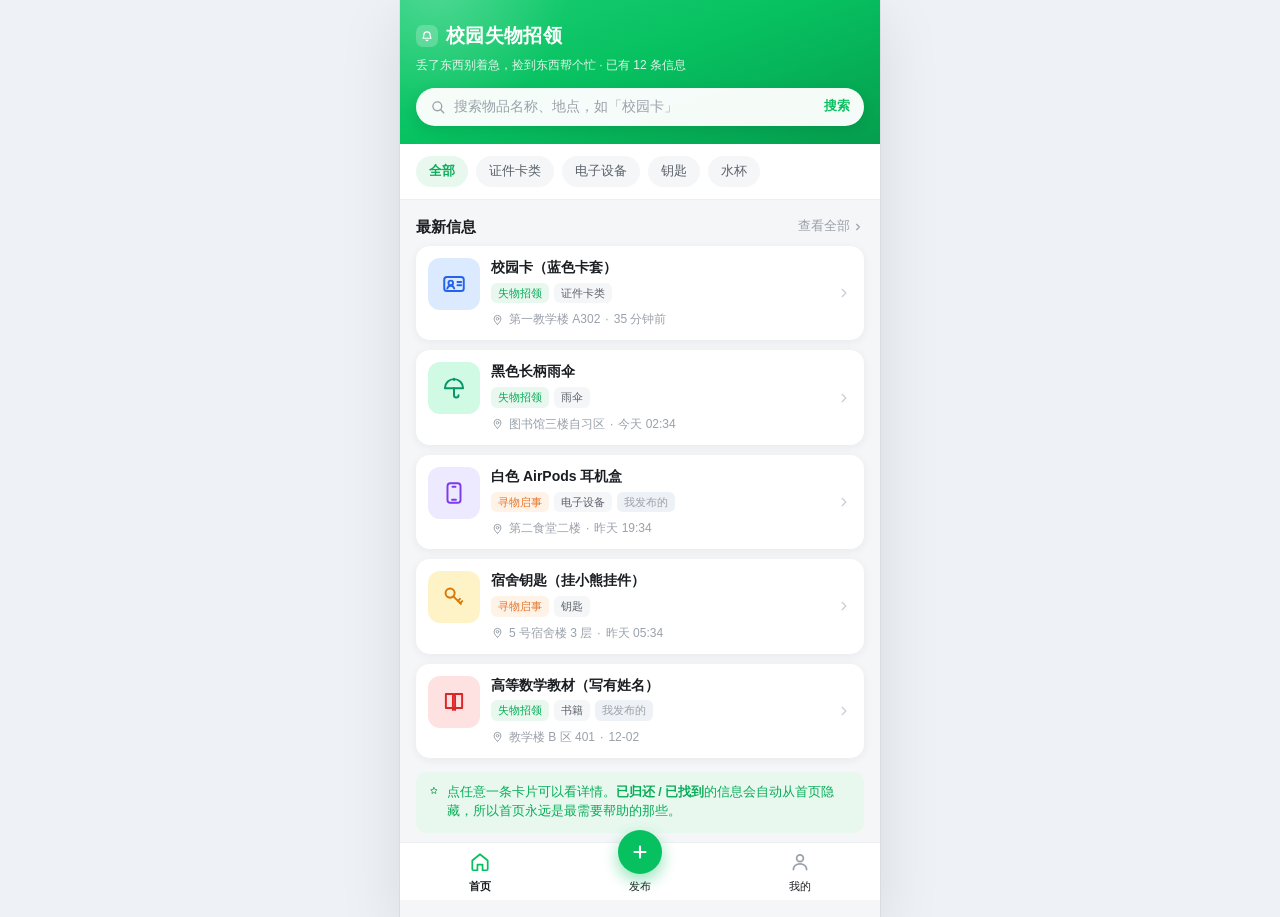
<file: index.html>
<!DOCTYPE html>
<html lang="zh-CN">
<head>
<meta charset="UTF-8">
<meta name="viewport" content="width=device-width, initial-scale=1, viewport-fit=cover">
<meta name="description" content="校园失物招领 —— 发布寻物与招领信息、按关键词与分类检索、查看详情并一键复制联系方式、找回后更新状态。">
<meta name="theme-color" content="#07C160">
<title>校园失物招领 · 失物招领与寻物信息平台</title>
<link rel="stylesheet" href="css/style.css">
</head>
<body>

<!-- 上部滚动区 + 固定底部导航。滚动只发生在 #view 里，底部导航因此永远贴在屏幕底部 -->
<div class="shell">
  <main id="view" aria-live="polite">
    <div class="view">
      <div class="empty">
        <h4>正在加载…</h4>
        <p>如果一直停在这里，请确认 <code>js/</code> 下的脚本文件是否完整。</p>
      </div>
    </div>
  </main>
  <div id="tabbar"></div>
</div>

<div id="toast" class="toast" role="status" aria-live="polite"></div>

<noscript>
  <div style="max-width:480px;margin:24px auto;padding:20px;background:#fff;border-radius:14px;
              font-family:sans-serif;line-height:1.7">
    <b>需要开启 JavaScript</b><br>
    本站是纯前端应用，所有逻辑都由 JavaScript 完成。请在浏览器设置里允许本站运行 JavaScript 后刷新页面。
  </div>
</noscript>

<!-- 依赖顺序：数据 → 纯函数 → 仓库 → 视图 → 路由。全部是普通脚本，用 file:// 双击打开也能跑 -->
<script src="js/data.js"></script>
<script src="js/utils.js"></script>
<script src="js/store.js"></script>
<script src="js/ui.js"></script>
<script src="js/app.js"></script>
</body>
</html>
</file>
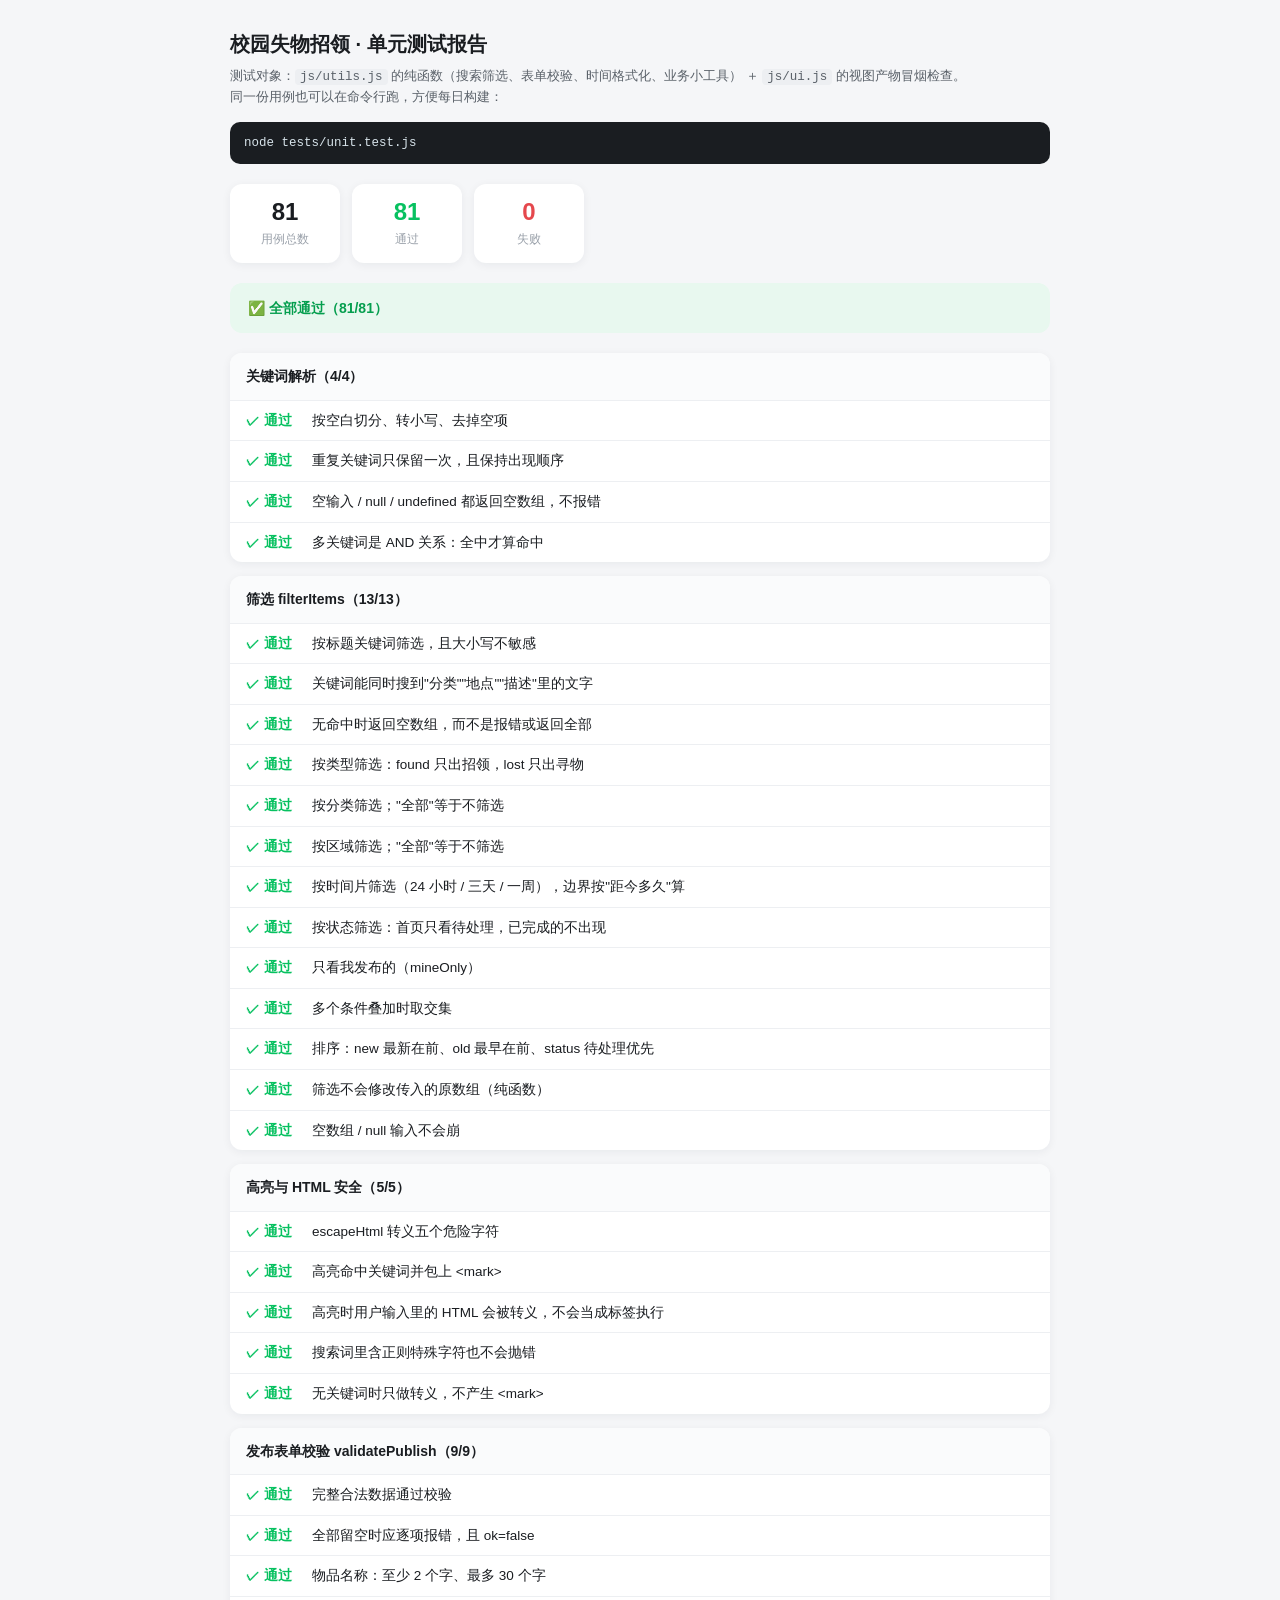
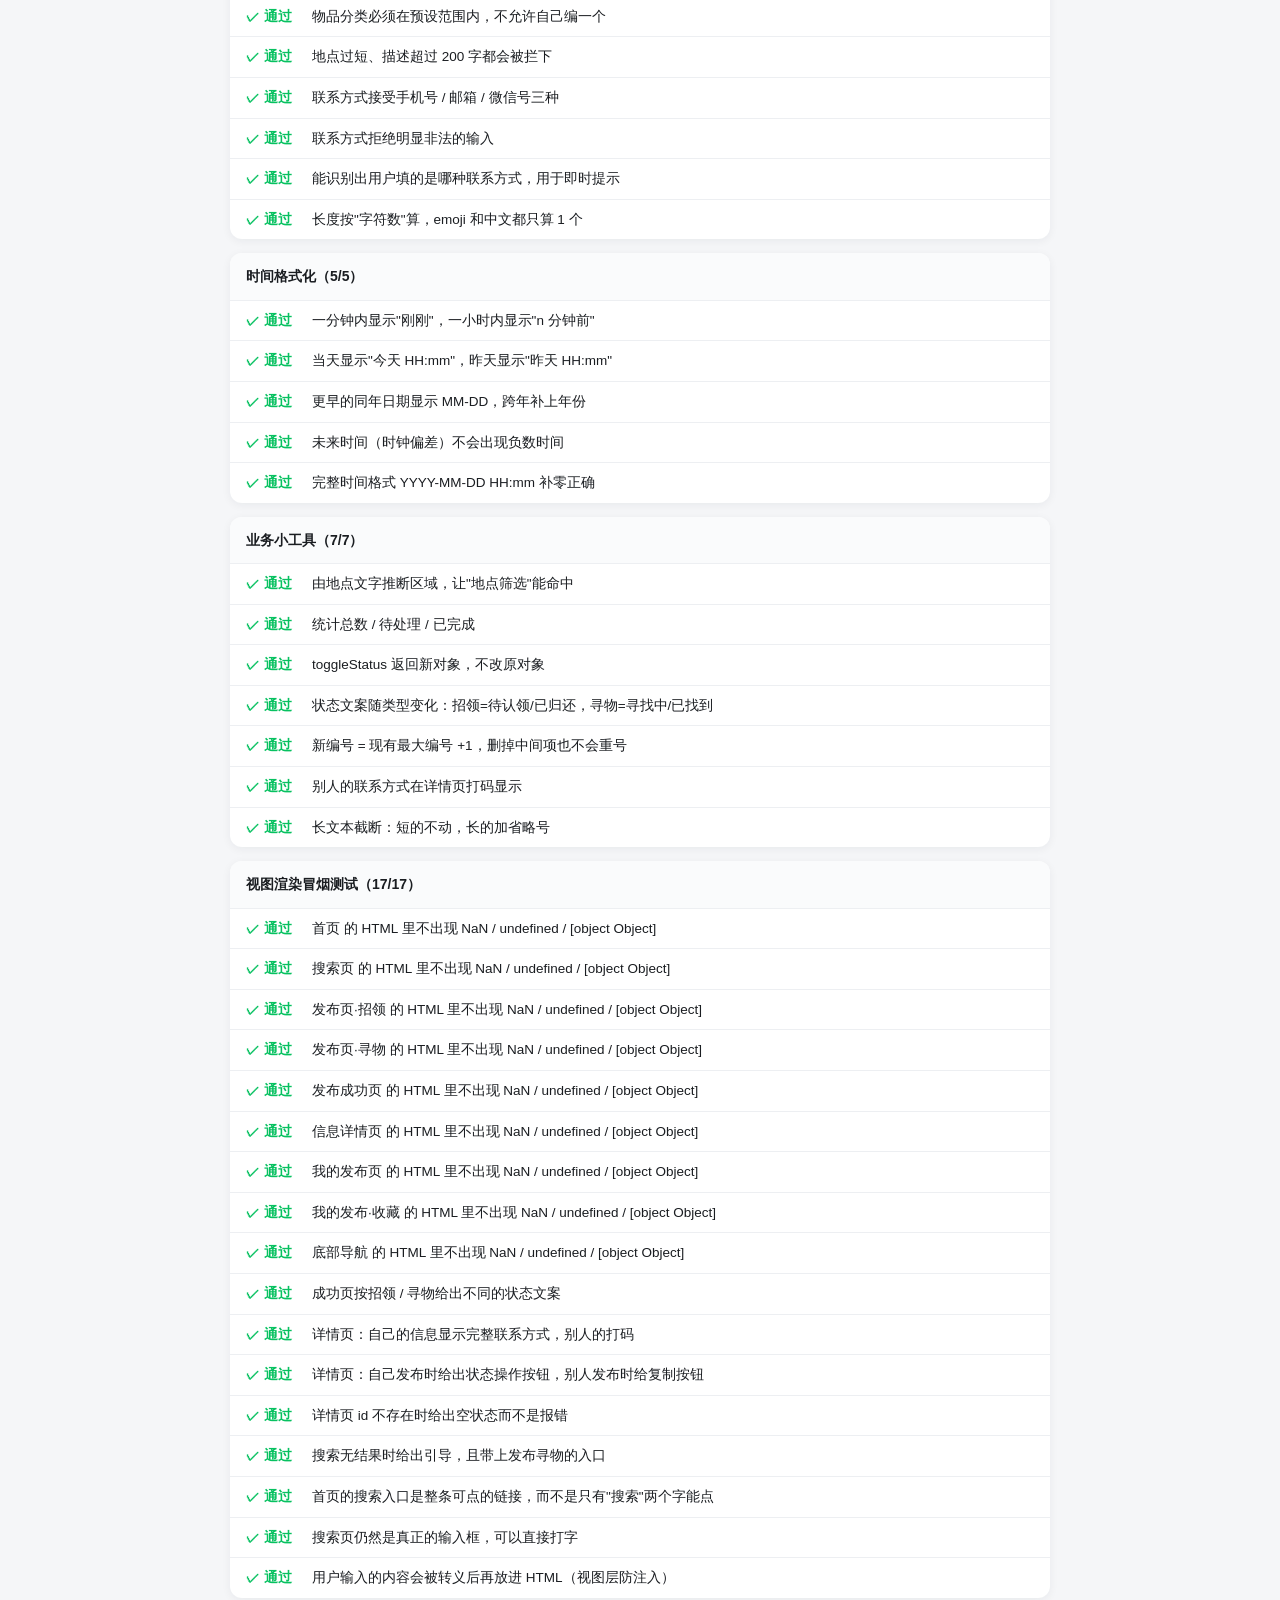
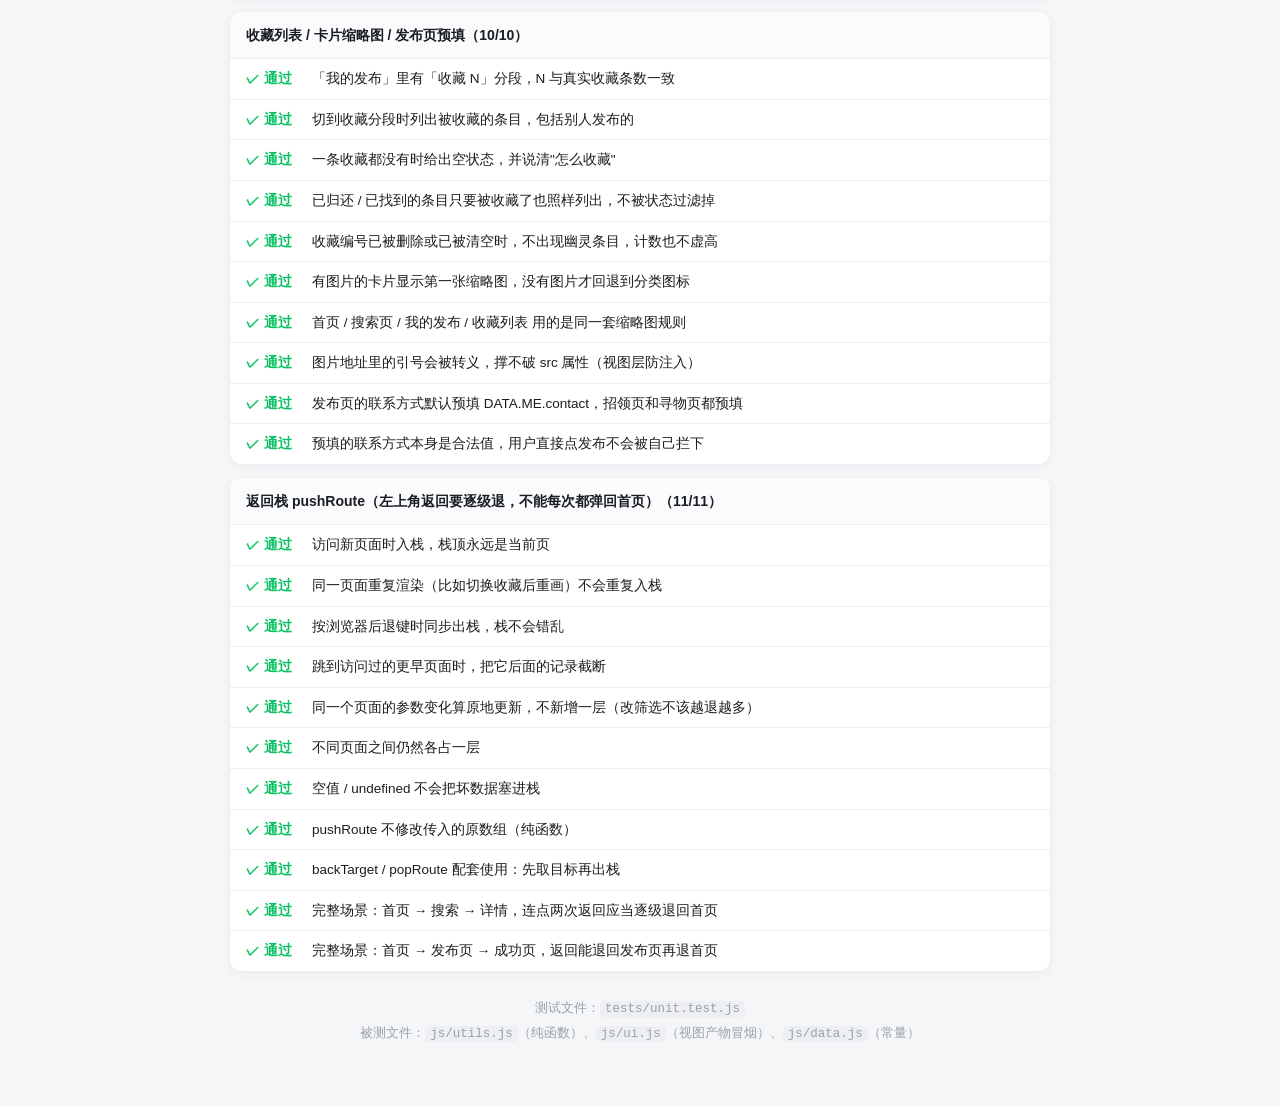
<file: tests/tests.html>
<!DOCTYPE html>
<html lang="zh-CN">
<head>
<meta charset="UTF-8">
<meta name="viewport" content="width=device-width, initial-scale=1">
<title>单元测试报告 · 校园失物招领</title>
<style>
  :root{--green:#07C160;--red:#E5484D;--ink:#1A1D21;--ink2:#5A6169;--ink3:#9AA1AA;--line:#EDEFF2}
  *{box-sizing:border-box}
  body{
    margin:0;padding:28px 16px 60px;
    font-family:-apple-system,BlinkMacSystemFont,"PingFang SC","Microsoft YaHei",sans-serif;
    background:#F5F6F8;color:var(--ink);font-size:14px;line-height:1.6;
  }
  .wrap{max-width:820px;margin:0 auto}
  h1{font-size:20px;margin:0 0 6px}
  .sub{color:var(--ink2);font-size:13px;margin:0 0 6px}
  .cmd{
    background:#1A1D21;color:#D7E3EA;border-radius:10px;
    padding:11px 14px;font-family:ui-monospace,Consolas,monospace;font-size:12.5px;
    margin:14px 0 20px;overflow-x:auto;
  }
  .stat{display:flex;gap:12px;margin-bottom:20px;flex-wrap:wrap}
  .stat div{
    background:#fff;border-radius:12px;padding:14px 22px;box-shadow:0 2px 10px rgba(20,30,50,.06);
    text-align:center;min-width:110px;
  }
  .stat b{display:block;font-size:24px;line-height:1.2}
  .stat span{font-size:12px;color:var(--ink3)}
  .pass b{color:var(--green)} .fail b{color:var(--red)}
  .banner{border-radius:12px;padding:14px 18px;font-weight:600;margin-bottom:20px}
  .banner.ok{background:#E8F8EF;color:#059E4E}
  .banner.bad{background:#FEECEC;color:#C0353A}
  .group{background:#fff;border-radius:12px;box-shadow:0 2px 10px rgba(20,30,50,.06);
         margin-bottom:14px;overflow:hidden}
  .group h2{
    margin:0;font-size:14px;padding:12px 16px;background:#FAFBFC;
    border-bottom:1px solid var(--line);font-weight:600;
  }
  .case{display:flex;gap:20px;padding:9px 16px;border-bottom:1px solid var(--line);font-size:13.5px}
  .case:last-child{border-bottom:0}
  .case .mark{flex:none;width:46px;font-weight:700}
  .case.pass .mark{color:var(--green)}
  .case.fail .mark{color:var(--red)}
  .case .msg{color:var(--red);font-size:12.5px;margin-top:3px;font-family:ui-monospace,Consolas,monospace;
             word-break:break-all}
  footer{margin-top:26px;color:var(--ink3);font-size:12.5px;text-align:center;line-height:1.9}
  code{background:#EDEFF2;padding:1px 5px;border-radius:4px;font-size:12.5px}
</style>
</head>
<body>
<div class="wrap">
  <h1>校园失物招领 · 单元测试报告</h1>
  <p class="sub">测试对象：<code>js/utils.js</code> 的纯函数（搜索筛选、表单校验、时间格式化、业务小工具）
     ＋ <code>js/ui.js</code> 的视图产物冒烟检查。
     <br>同一份用例也可以在命令行跑，方便每日构建：</p>
  <div class="cmd">node tests/unit.test.js</div>

  <div class="stat">
    <div><b id="s-total">–</b><span>用例总数</span></div>
    <div class="pass"><b id="s-pass">–</b><span>通过</span></div>
    <div class="fail"><b id="s-fail">–</b><span>失败</span></div>
  </div>

  <div id="banner" class="banner ok">正在运行…</div>
  <div id="groups"></div>

  <footer>
    测试文件：<code>tests/unit.test.js</code><br>
    被测文件：<code>js/utils.js</code>（纯函数）、<code>js/ui.js</code>（视图产物冒烟）、<code>js/data.js</code>（常量）
  </footer>
</div>

<script src="../js/data.js"></script>
<script src="../js/utils.js"></script>
<script src="../js/ui.js"></script>
<script src="unit.test.js"></script>
<script>
(function () {
  var T = window.LFTests;
  var s = T.summary();

  document.getElementById('s-total').textContent = s.total;
  document.getElementById('s-pass').textContent  = s.pass;
  document.getElementById('s-fail').textContent  = s.fail;

  var banner = document.getElementById('banner');
  banner.className = 'banner ' + (s.fail === 0 ? 'ok' : 'bad');
  banner.textContent = s.fail === 0
    ? '✅ 全部通过（' + s.total + '/' + s.total + '）'
    : '❌ 有 ' + s.fail + ' 个用例失败，请查看下面的红色条目';

  /* 按 [分组名] 归类展示 */
  var buckets = {}, order = [];
  s.results.forEach(function (r) {
    var m = /^\[(.+?)\]\s*(.*)$/.exec(r.name);
    var g = m ? m[1] : '其他';
    var n = m ? m[2] : r.name;
    if (!buckets[g]) { buckets[g] = []; order.push(g); }
    buckets[g].push({ name: n, ok: r.ok, msg: r.msg });
  });

  var host = document.getElementById('groups');
  var html = '';
  order.forEach(function (g) {
    html += '<div class="group"><h2>' + g + '（' +
      buckets[g].filter(function (x) { return x.ok; }).length + '/' + buckets[g].length +
      '）</h2>';
    buckets[g].forEach(function (c) {
      html += '<div class="case ' + (c.ok ? 'pass' : 'fail') + '">'
        + '<span class="mark">' + (c.ok ? '✓ 通过' : '✗ 失败') + '</span>'
        + '<span>' + escapeHtml(c.name)
        + (c.ok ? '' : '<div class="msg">' + escapeHtml(c.msg || '') + '</div>')
        + '</span></div>';
    });
    html += '</div>';
  });
  host.innerHTML = html;

  function escapeHtml(x) {
    return String(x == null ? '' : x)
      .replace(/&/g, '&amp;').replace(/</g, '&lt;')
      .replace(/>/g, '&gt;').replace(/"/g, '&quot;');
  }
})();
</script>
</body>
</html>
</file>
<file: css/style.css>
/* ==========================================================================
   校园失物招领 · 样式表
   设计规范沿用第一次结对作业（Figma 原型）：
     主色 #07C160 = 失物招领    辅助色 #FF8A3D = 寻物启事
     8pt 栅格 · 圆角 14 / 胶囊 999 · 移动优先
   ========================================================================== */

:root{
  /* —— 设计变量：颜色 —— */
  --green:#07C160;
  --green-dark:#06AD56;
  --green-soft:#E8F8EF;
  --green-hi:#1BCE74;
  --green-lo:#059E4E;
  --orange:#FF8A3D;
  --orange-dark:#E5762C;
  --orange-soft:#FFF2E7;
  --ink:#1A1D21;
  --ink-2:#5A6169;
  --ink-3:#9AA1AA;
  --line:#EDEFF2;
  --bg:#F5F6F8;
  --white:#fff;
  --danger:#E5484D;
  --danger-soft:#FEECEC;

  /* —— 设计变量：尺寸 —— */
  --radius:14px;
  --radius-sm:10px;
  --gap:12px;
  --page-pad:16px;
  --tabbar-h:58px;

  /* —— 设计变量：阴影 —— */
  --shadow:0 2px 10px rgba(20,30,50,.06);
  --shadow-lg:0 10px 30px rgba(20,30,50,.10);
  --shadow-green:0 6px 16px rgba(7,193,96,.32);

  /* —— 分类色板（与原型 ICONS 一一对应）—— */
  --c-id-bg:#DBEAFE;      --c-id-fg:#2563EB;
  --c-dev-bg:#EDE9FE;     --c-dev-fg:#7C3AED;
  --c-key-bg:#FEF3C7;     --c-key-fg:#D97706;
  --c-umb-bg:#D1FAE5;     --c-umb-fg:#059669;
  --c-book-bg:#FEE2E2;    --c-book-fg:#DC2626;
  --c-cup-bg:#CFFAFE;     --c-cup-fg:#0891B2;
  --c-other-bg:#E9EDF2;   --c-other-fg:#5A6169;
}

*{box-sizing:border-box;-webkit-tap-highlight-color:transparent}
html,body{margin:0;padding:0}
body{
  font-family:-apple-system,BlinkMacSystemFont,"PingFang SC","Hiragino Sans GB","Microsoft YaHei",sans-serif;
  background:#EEF1F5;
  color:var(--ink);
  font-size:14px;
  line-height:1.5;
  -webkit-font-smoothing:antialiased;
  /* 滚动交给文档本身：桌面端滚动条在窗口最右侧，不会插在内容区里挤窄布局 */
}
button{font-family:inherit;font-size:inherit;cursor:pointer;border:0;background:none;color:inherit}
input,select,textarea{font-family:inherit;font-size:inherit;color:inherit}
a{color:var(--green);text-decoration:none}
svg{display:block}
mark{background:#FFF0A8;color:inherit;border-radius:3px;padding:0 1px}

/* ==========================================================================
   外壳：桌面居中成一列，窄屏铺满
   ========================================================================== */
.shell{
  max-width:480px;
  margin:0 auto;
  min-height:100vh;
  background:var(--bg);
  position:relative;
  box-shadow:0 0 0 1px rgba(20,30,50,.05), 0 18px 60px rgba(20,30,50,.10);
  display:flex;
  flex-direction:column;
}
#view{flex:1;display:flex;flex-direction:column;min-width:0}

/* 底部导航：固定贴屏幕底。外壳撑满宽度，内层限宽 480 与 .shell 对齐 */
#tabbar{
  position:fixed;left:0;right:0;bottom:0;z-index:30;
}
#tabbar:empty{display:none}
/* 有底部导航的页面，内容要给它让出高度，否则最后一条会被挡住 */
body.has-tabbar .view{padding-bottom:calc(var(--tabbar-h) + 26px)}
@media (max-width:520px){
  .shell{max-width:none;box-shadow:none}
}
.view{flex:1;padding-bottom:22px}
.view.no-tabbar{padding-bottom:24px}

/* ==========================================================================
   头部（品牌渐变 · 铺满顶端）
   ========================================================================== */
.hero{
  background:linear-gradient(160deg,var(--green-hi) 0%,var(--green) 46%,var(--green-lo) 100%);
  color:#fff;
  padding:22px var(--page-pad) 18px;
  position:relative;
  overflow:hidden;
}
.hero::before{               /* 左上柔光 */
  content:"";
  position:absolute;
  width:260px;height:260px;
  left:-90px;top:-140px;
  background:radial-gradient(circle,rgba(255,255,255,.22),rgba(255,255,255,0) 70%);
}
.hero > *{position:relative}
.hero--plain{padding-top:18px}

.brand{display:flex;align-items:center;gap:8px}
.brand-dot{
  width:22px;height:22px;border-radius:7px;
  background:rgba(255,255,255,.22);
  display:flex;align-items:center;justify-content:center;
}
.hero h1{margin:0;font-size:19px;font-weight:700;letter-spacing:.3px}
.hero .sub{margin:5px 0 0;font-size:12px;opacity:.86}

/* 头部上的搜索入口。整条都是可点区域（原型里它是占位文字，不是输入框）。
   光标按"框内像输入框、按钮上像按钮"来给：
     · 整条框内 → text（竖线 I 形光标，和真输入框一致）
     · 「搜索」两字 → default（普通箭头）
   注意是**光标形状**如此，点击行为仍是一整条都进搜索页。 */
.searchbox{
  margin-top:14px;
  display:flex;align-items:center;gap:8px;
  background:rgba(255,255,255,.96);
  border-radius:999px;
  padding:9px 14px;
  box-shadow:0 4px 14px rgba(0,0,0,.10);
  color:var(--ink-3);
  text-decoration:none;
  cursor:text;
  transition:.15s;
  -webkit-user-select:none;user-select:none;
}
.searchbox:hover{background:#fff;box-shadow:0 6px 18px rgba(0,0,0,.14)}
.searchbox:active{transform:scale(.985)}
.searchbox:focus-visible{outline:2px solid rgba(255,255,255,.85);outline-offset:2px}
.searchbox .ph{
  flex:1;min-width:0;font-size:13.5px;
  overflow:hidden;text-overflow:ellipsis;white-space:nowrap;
  cursor:text;
}
.searchbox .go-search{
  font-size:12.5px;color:var(--green);font-weight:600;white-space:nowrap;
  cursor:default;
}

/* 头部条目（子页） */
.navbar{
  display:flex;align-items:center;gap:10px;
  padding:14px var(--page-pad);
  background:#fff;
  border-bottom:1px solid var(--line);
  position:sticky;top:0;z-index:20;
}
.navbar .back{
  width:30px;height:30px;border-radius:50%;
  display:flex;align-items:center;justify-content:center;
  background:var(--bg);
}
.navbar h2{margin:0;font-size:16px;font-weight:600;flex:1}
.navbar .act{font-size:12.5px;color:var(--ink-2)}

/* ==========================================================================
   筛选胶囊
   ========================================================================== */
.chips{
  display:flex;gap:8px;overflow-x:auto;
  padding:12px var(--page-pad);
  background:#fff;
  border-bottom:1px solid var(--line);
  scrollbar-width:none;
}
.chips::-webkit-scrollbar{display:none}
.chip{
  flex:none;
  padding:6px 13px;
  border-radius:999px;
  background:var(--bg);
  color:var(--ink-2);
  font-size:12.5px;
  white-space:nowrap;
  transition:.16s;
}
.chip.on{background:var(--green-soft);color:var(--green-dark);font-weight:600}
.chip.on.is-lost{background:var(--orange-soft);color:var(--orange-dark)}

/* 分段选择（类型 / 排序） */
.segment{display:flex;gap:6px;background:var(--bg);border-radius:10px;padding:3px}
.segment a{
  flex:1;padding:6px 0;border-radius:8px;font-size:12.5px;color:var(--ink-2);
  text-align:center;             /* flex 子项默认左对齐，必须显式居中 */
  text-decoration:none;
  white-space:nowrap;
  transition:.15s;
}
.segment a:active{opacity:.7}
.segment a.on{background:#fff;color:var(--green-dark);font-weight:600;box-shadow:var(--shadow)}

/* ==========================================================================
   区块标题
   ========================================================================== */
.sec-head{
  display:flex;align-items:center;justify-content:space-between;
  padding:16px var(--page-pad) 8px;
}
.sec-head h3{margin:0;font-size:15px;font-weight:600}
.sec-head .more{font-size:12.5px;color:var(--ink-3);display:flex;align-items:center;gap:2px}

/* ==========================================================================
   信息卡片
   ========================================================================== */
.list{padding:0 var(--page-pad);display:flex;flex-direction:column;gap:10px}
.card{
  background:#fff;
  border-radius:var(--radius);
  padding:12px;
  display:flex;gap:11px;
  box-shadow:var(--shadow);
  transition:.16s;
  text-align:left;width:100%;
  color:var(--ink);              /* 卡片是 <a>，要压掉全局链接色 */
  text-decoration:none;
}
.card:active{transform:scale(.985)}
.card.is-done{opacity:.62}
.thumb{
  width:52px;height:52px;border-radius:12px;flex:none;
  display:flex;align-items:center;justify-content:center;
  font-size:11px;font-weight:600;
  overflow:hidden;               /* 有图片时把图片裁进圆角里 */
  background:var(--bg);          /* 图片还没解码出来时的底色，避免闪一片白 */
}
/* 有图片的卡片：缩略图用第一张图片，铺满整个方块 */
.thumb-img{padding:0}
.thumb-img img{width:100%;height:100%;object-fit:cover;display:block}
.card-main{flex:1;min-width:0}
.card-title{
  font-size:14px;font-weight:600;line-height:1.35;
  overflow:hidden;text-overflow:ellipsis;white-space:nowrap;
}
.card-tags{display:flex;gap:5px;margin-top:6px;flex-wrap:wrap}
.pill{
  font-size:11px;padding:2px 7px;border-radius:6px;
  background:var(--bg);color:var(--ink-2);
}
.pill.found{background:var(--green-soft);color:var(--green-dark)}
.pill.lost{background:var(--orange-soft);color:var(--orange-dark)}
.pill.done{background:#EEF1F5;color:var(--ink-3)}
.card-meta{
  margin-top:7px;font-size:12px;color:var(--ink-3);
  display:flex;align-items:center;gap:5px;
  overflow:hidden;text-overflow:ellipsis;white-space:nowrap;
}

/* ==========================================================================
   空状态 / 提示条
   ========================================================================== */
.empty{
  margin:28px var(--page-pad);
  padding:30px 18px;
  background:#fff;border-radius:var(--radius);
  text-align:center;box-shadow:var(--shadow);
}
.empty h4{margin:12px 0 5px;font-size:14.5px}
.empty p{margin:0;font-size:12.5px;color:var(--ink-3);line-height:1.6}
.hint{
  margin:14px var(--page-pad) 0;
  padding:11px 13px;
  background:var(--green-soft);
  color:var(--green-dark);
  border-radius:var(--radius-sm);
  font-size:12.5px;
  display:flex;gap:8px;align-items:flex-start;line-height:1.55;
}
.hint.warn{background:var(--orange-soft);color:var(--orange-dark)}
.hint b{font-weight:600}

/* ==========================================================================
   表单
   ========================================================================== */
.form{padding:14px var(--page-pad) 0}
.field{margin-bottom:15px}
.field > label{
  display:block;font-size:12.5px;font-weight:600;color:var(--ink-2);
  margin-bottom:7px;
}
.field > label .req{color:var(--danger);margin-left:2px}
.field input[type=text],
.field input[type=tel],
.field input[type=email],
.field select,
.field textarea{
  width:100%;
  padding:11px 13px;
  border:1px solid var(--line);
  border-radius:var(--radius-sm);
  background:#fff;
  outline:none;
  transition:.15s;
  font-size:13.5px;
}
.field textarea{resize:vertical;min-height:82px;line-height:1.6}
.field input:focus,.field select:focus,.field textarea:focus{
  border-color:var(--green);box-shadow:0 0 0 3px rgba(7,193,96,.12);
}
.field.is-bad input,.field.is-bad select,.field.is-bad textarea{
  border-color:var(--danger);background:#FFFBFB;
}
.field .err{
  display:none;
  margin-top:6px;font-size:12px;color:var(--danger);
  align-items:center;gap:5px;
}
.field.is-bad .err{display:flex}
.field .count{margin-top:5px;font-size:11.5px;color:var(--ink-3);text-align:right}

/* 类型选择卡（招领 / 寻物） */
.typepick{display:flex;gap:10px;margin-bottom:16px}
.typepick a{
  flex:1;
  padding:13px 10px;
  border-radius:var(--radius);
  border:1.5px solid var(--line);
  background:#fff;
  font-size:13.5px;font-weight:600;
  color:var(--ink-2);
  transition:.16s;
  text-align:center;
}
.typepick a.on.found{border-color:var(--green);background:var(--green-soft);color:var(--green-dark)}
.typepick a.on.lost{border-color:var(--orange);background:var(--orange-soft);color:var(--orange-dark)}

/* 两种主色下的强调统一由 .theme-lost 覆盖 */
.theme-lost .field input:focus,
.theme-lost .field select:focus,
.theme-lost .field textarea:focus{border-color:var(--orange);box-shadow:0 0 0 3px rgba(255,138,61,.14)}
.theme-lost .btn-main{background:var(--orange);box-shadow:0 6px 16px rgba(255,138,61,.3)}
.theme-lost .btn-main:active{background:var(--orange-dark)}

/* 上传占位 */
.upload{display:flex;gap:9px;margin-bottom:15px}
.upload .slot{
  width:78px;height:78px;border-radius:var(--radius-sm);
  border:1.5px dashed #D5DAE1;
  display:flex;flex-direction:column;
  align-items:center;justify-content:center;gap:3px;
  color:var(--ink-3);font-size:11px;background:#fff;
}
.upload .slot.has{border-style:solid;border-color:var(--green);background:var(--green-soft);color:var(--green-dark)}

/* 按钮 */
.btn-main{
  display:block;width:100%;
  padding:14px;
  border-radius:999px;
  background:var(--green);
  color:#fff;font-size:15px;font-weight:600;
  text-align:center;text-decoration:none;
  box-shadow:var(--shadow-green);
  transition:.16s;
}
.btn-main:active{background:var(--green-dark);transform:scale(.99)}
.btn-ghost{
  display:block;width:100%;
  padding:13px;
  border-radius:999px;
  background:#fff;color:var(--ink-2);
  border:1px solid var(--line);
  font-size:14.5px;text-align:center;text-decoration:none;
}
.btn-ghost:active{background:var(--bg)}
.btn-copy{
  padding:7px 12px;border-radius:999px;
  background:var(--green-soft);color:var(--green-dark);
  font-size:12.5px;font-weight:600;white-space:nowrap;
}
.btn-copy:active{background:#D6F2E4}
.btn-sm{
  padding:7px 12px;border-radius:999px;
  background:var(--bg);color:var(--ink-2);font-size:12.5px;
}
.btn-sm.danger{background:var(--danger-soft);color:#C0353A}

/* ==========================================================================
   成功页
   ========================================================================== */
.done-panel{
  display:flex;flex-direction:column;align-items:center;
  padding:56px var(--page-pad) 24px;text-align:center;
}
.done-icon{
  width:78px;height:78px;border-radius:50%;
  background:var(--green-soft);
  display:flex;align-items:center;justify-content:center;
}
.done-panel h2{margin:20px 0 0;font-size:20px}
.done-panel p{margin:8px 0 0;font-size:12.5px;color:var(--ink-2);line-height:1.7;max-width:290px}
.done-panel .btns{width:100%;margin-top:26px;display:flex;flex-direction:column;gap:12px}

/* ==========================================================================
   详情页
   ========================================================================== */
.detail-hero{
  height:172px;
  display:flex;align-items:center;justify-content:center;
  position:relative;
}
.detail-hero .badge{
  position:absolute;top:14px;right:14px;
  padding:4px 11px;border-radius:999px;
  background:rgba(255,255,255,.94);
  font-size:12px;font-weight:600;
  color:var(--green-dark);
}
.detail-hero .badge.done{color:var(--ink-3)}
.detail-hero .badge.lost{color:var(--orange-dark)}
.detail-body{background:#fff;padding:16px var(--page-pad) 20px;margin-top:-14px;border-radius:16px 16px 0 0;position:relative}
.detail-title{font-size:18px;font-weight:700;line-height:1.4}
.poster{
  display:flex;align-items:center;gap:10px;
  margin-top:14px;padding:11px 12px;
  background:var(--bg);border-radius:var(--radius-sm);
}
.avatar{
  width:38px;height:38px;border-radius:50%;
  background:linear-gradient(150deg,var(--green-hi),var(--green-lo));
  color:#fff;font-size:15px;font-weight:600;
  display:flex;align-items:center;justify-content:center;flex:none;
}
.poster .who{flex:1;min-width:0}
.poster .who b{display:block;font-size:13.5px}
.poster .who span{font-size:11.5px;color:var(--ink-3)}
.attrs{margin-top:16px;border-top:1px solid var(--line)}
.attrs .row{
  display:flex;justify-content:space-between;gap:14px;
  padding:12px 0;border-bottom:1px solid var(--line);font-size:13.5px;
}
.attrs .row .k{color:var(--ink-3);flex:none}
.attrs .row .v{text-align:right;word-break:break-all}
.desc{margin-top:16px}
.desc h4{margin:0 0 7px;font-size:13.5px}
.desc p{margin:0;font-size:13.5px;color:var(--ink-2);line-height:1.75;white-space:pre-wrap}
.detail-actions{
  position:sticky;bottom:0;
  display:flex;gap:10px;align-items:center;
  padding:12px var(--page-pad);
  background:rgba(255,255,255,.94);
  backdrop-filter:blur(8px);
  border-top:1px solid var(--line);
}
.detail-actions .fav{
  width:46px;height:46px;border-radius:var(--radius-sm);
  background:var(--bg);display:flex;align-items:center;justify-content:center;flex:none;
}
.detail-actions .fav.on{background:#FFF3F3}
.detail-actions .btn-main{flex:1;padding:13px}

/* ==========================================================================
   我的发布
   ========================================================================== */
.me-head{
  background:linear-gradient(160deg,var(--green-hi),var(--green) 46%,var(--green-lo));
  color:#fff;padding:20px var(--page-pad) 18px;position:relative;overflow:hidden;
}
.me-head::before{
  content:"";position:absolute;width:260px;height:260px;left:-90px;top:-150px;
  background:radial-gradient(circle,rgba(255,255,255,.2),rgba(255,255,255,0) 70%);
}
.me-head > *{position:relative}
.me-id{display:flex;align-items:center;gap:12px}
.me-id .avatar{width:46px;height:46px;font-size:17px;background:rgba(255,255,255,.24)}
.me-id .who b{display:block;font-size:16px}
.me-id .who span{font-size:11.5px;opacity:.85}
.me-row{
  display:flex;align-items:center;justify-content:space-between;
  margin-top:16px;padding-top:14px;border-top:1px solid rgba(255,255,255,.22);
  font-size:12.5px;
}
.stat{
  display:flex;margin:-16px var(--page-pad) 0;position:relative;
  background:#fff;border-radius:var(--radius);
  box-shadow:var(--shadow);overflow:hidden;
}
.stat div{flex:1;padding:13px 0;text-align:center}
.stat div + div{border-left:1px solid var(--line)}
.stat b{display:block;font-size:19px;font-weight:700}
.stat span{font-size:11.5px;color:var(--ink-3)}
.stat .b-open{color:var(--green)}
.stat .b-done{color:var(--ink-3)}

/* ==========================================================================
   搜索页
   ========================================================================== */
.searchbar{
  display:flex;align-items:center;gap:9px;
  padding:12px var(--page-pad);
  background:#fff;border-bottom:1px solid var(--line);
  position:sticky;top:0;z-index:20;
}
.searchbar .box{
  flex:1;display:flex;align-items:center;gap:7px;
  background:var(--bg);border-radius:999px;padding:9px 13px;
}
.searchbar input{flex:1;min-width:0;border:0;outline:none;background:none;font-size:13.5px}
.searchbar .clear{
  width:17px;height:17px;border-radius:50%;background:#C9CFD6;color:#fff;
  display:flex;align-items:center;justify-content:center;font-size:11px;line-height:1;flex:none;
}
.searchbar .cancel{font-size:13.5px;color:var(--ink-2);white-space:nowrap}
.filters{
  display:flex;gap:8px;padding:11px var(--page-pad);
  background:#fff;border-bottom:1px solid var(--line);
}
.filters select{
  flex:1;min-width:0;
  padding:7px 10px;border-radius:8px;
  border:1px solid var(--line);background:#fff;
  font-size:12.5px;color:var(--ink-2);outline:none;
}
.result-tip{padding:13px var(--page-pad) 5px;font-size:12.5px;color:var(--ink-3)}
.result-tip b{color:var(--green-dark)}

/* ==========================================================================
   底部导航（中间悬浮发布按钮）
   ========================================================================== */
.tabbar{
  position:relative;              /* 悬浮按钮以它为定位原点 */
  max-width:480px;
  margin:0 auto;
  height:var(--tabbar-h);
  background:#fff;
  border-top:1px solid var(--line);
  display:flex;align-items:stretch;
  padding-bottom:env(safe-area-inset-bottom, 0);
  overflow:visible;               /* 关键：让悬浮按钮凸出去不被裁 */
}
.tabbar a{
  flex:1;display:flex;flex-direction:column;
  align-items:center;justify-content:center;gap:3px;
  font-size:11px;color:var(--ink-3);
}
.tabbar a.on{color:var(--green);font-weight:600}
.tabbar .slot{width:26px;height:26px;display:flex;align-items:center;justify-content:center}
.fab{
  position:absolute;
  left:50%;transform:translateX(-50%);
  bottom:calc(var(--tabbar-h) - 44px + 12px);   /* 凸出栏顶 12px */
  width:44px;height:44px;border-radius:50%;
  background:var(--green);color:#fff;
  display:flex;align-items:center;justify-content:center;
  box-shadow:0 6px 16px rgba(7,193,96,.45);
  z-index:31;
}
.fab:active{background:var(--green-dark);transform:translateX(-50%) scale(.94)}

/* ==========================================================================
   Toast
   ========================================================================== */
.toast{
  position:fixed;left:50%;bottom:calc(var(--tabbar-h) + 38px);
  transform:translate(-50%,14px);
  background:rgba(26,29,33,.92);color:#fff;
  padding:10px 18px;border-radius:999px;
  font-size:13px;z-index:60;
  opacity:0;pointer-events:none;transition:.22s;
  max-width:88vw;text-align:center;
}
.toast.on{opacity:1;transform:translate(-50%,0)}

/* ==========================================================================
   工具类
   ========================================================================== */
.center{text-align:center}
.mt0{margin-top:0}
.row-2{display:flex;gap:10px}
.row-2 > *{flex:1;min-width:0}
.pbtm{padding-bottom:8px}
.sr{position:absolute;width:1px;height:1px;overflow:hidden;clip:rect(0,0,0,0)}
</file>
